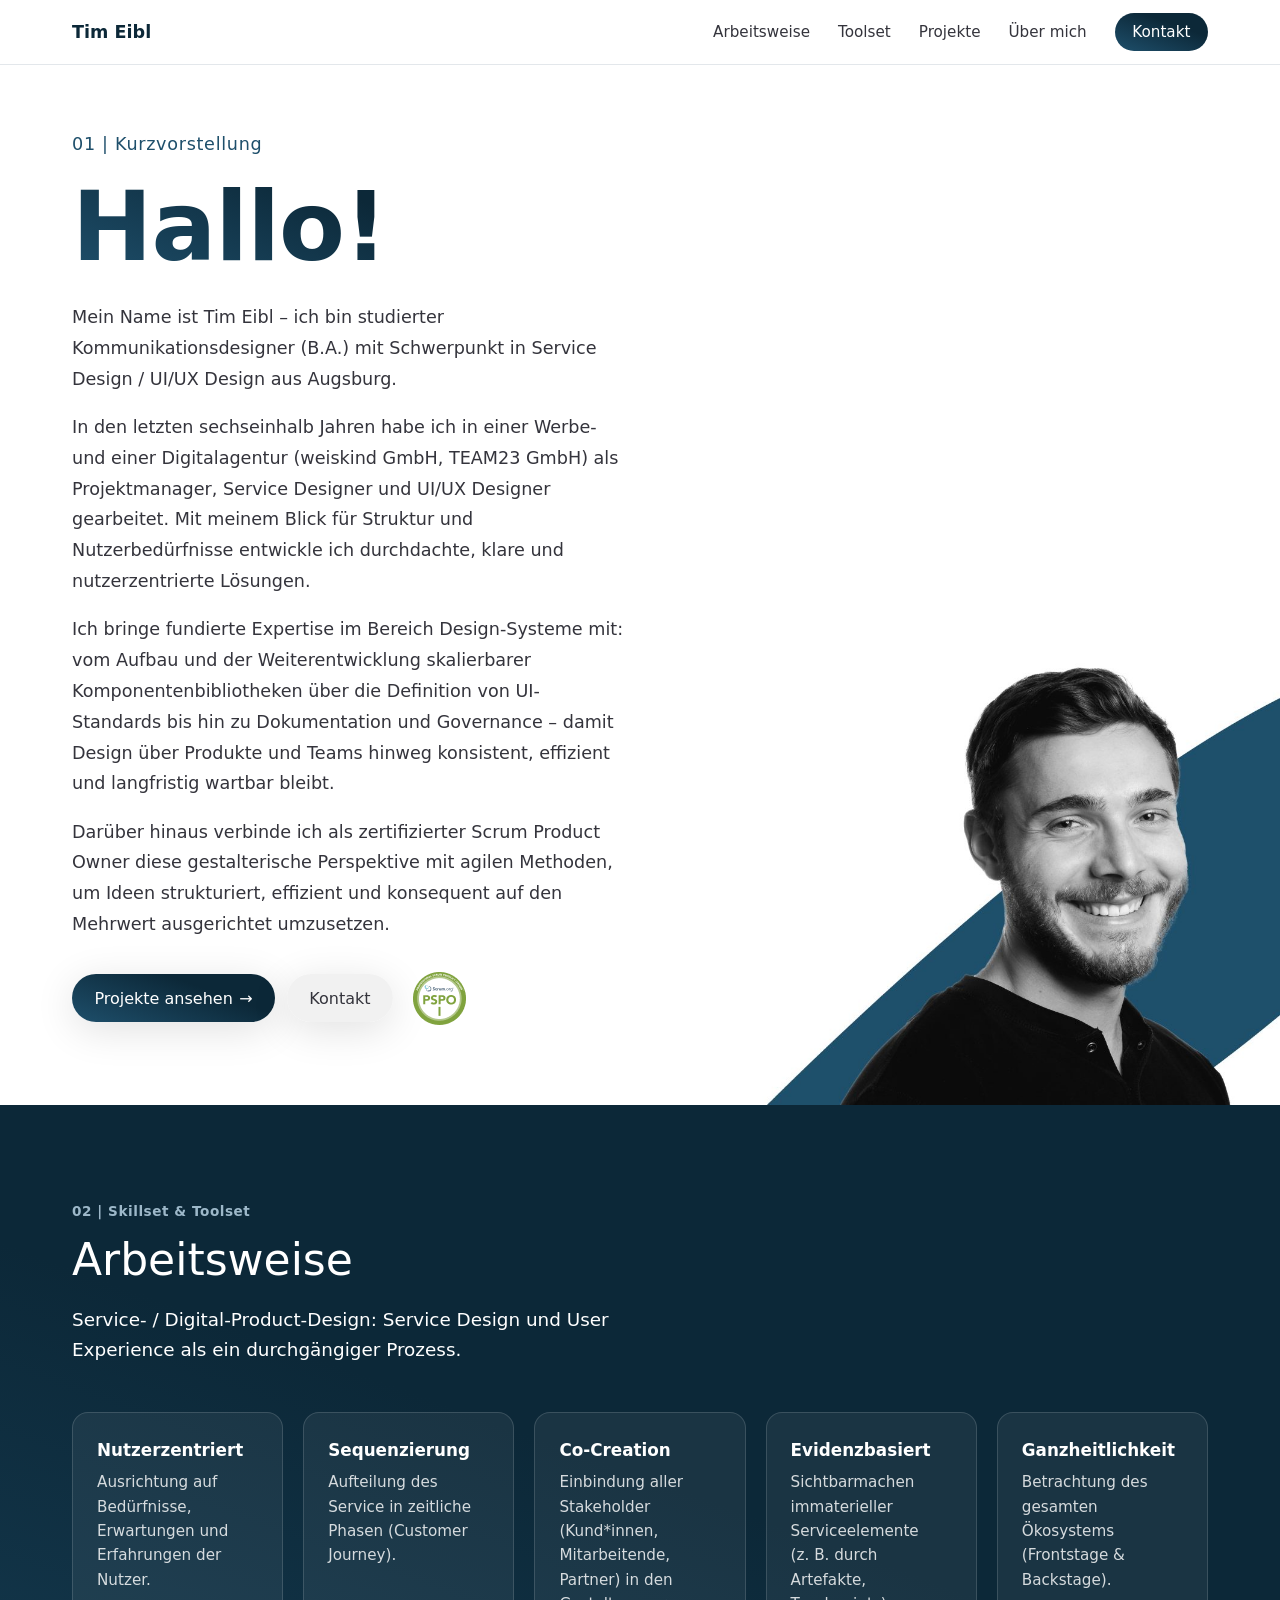
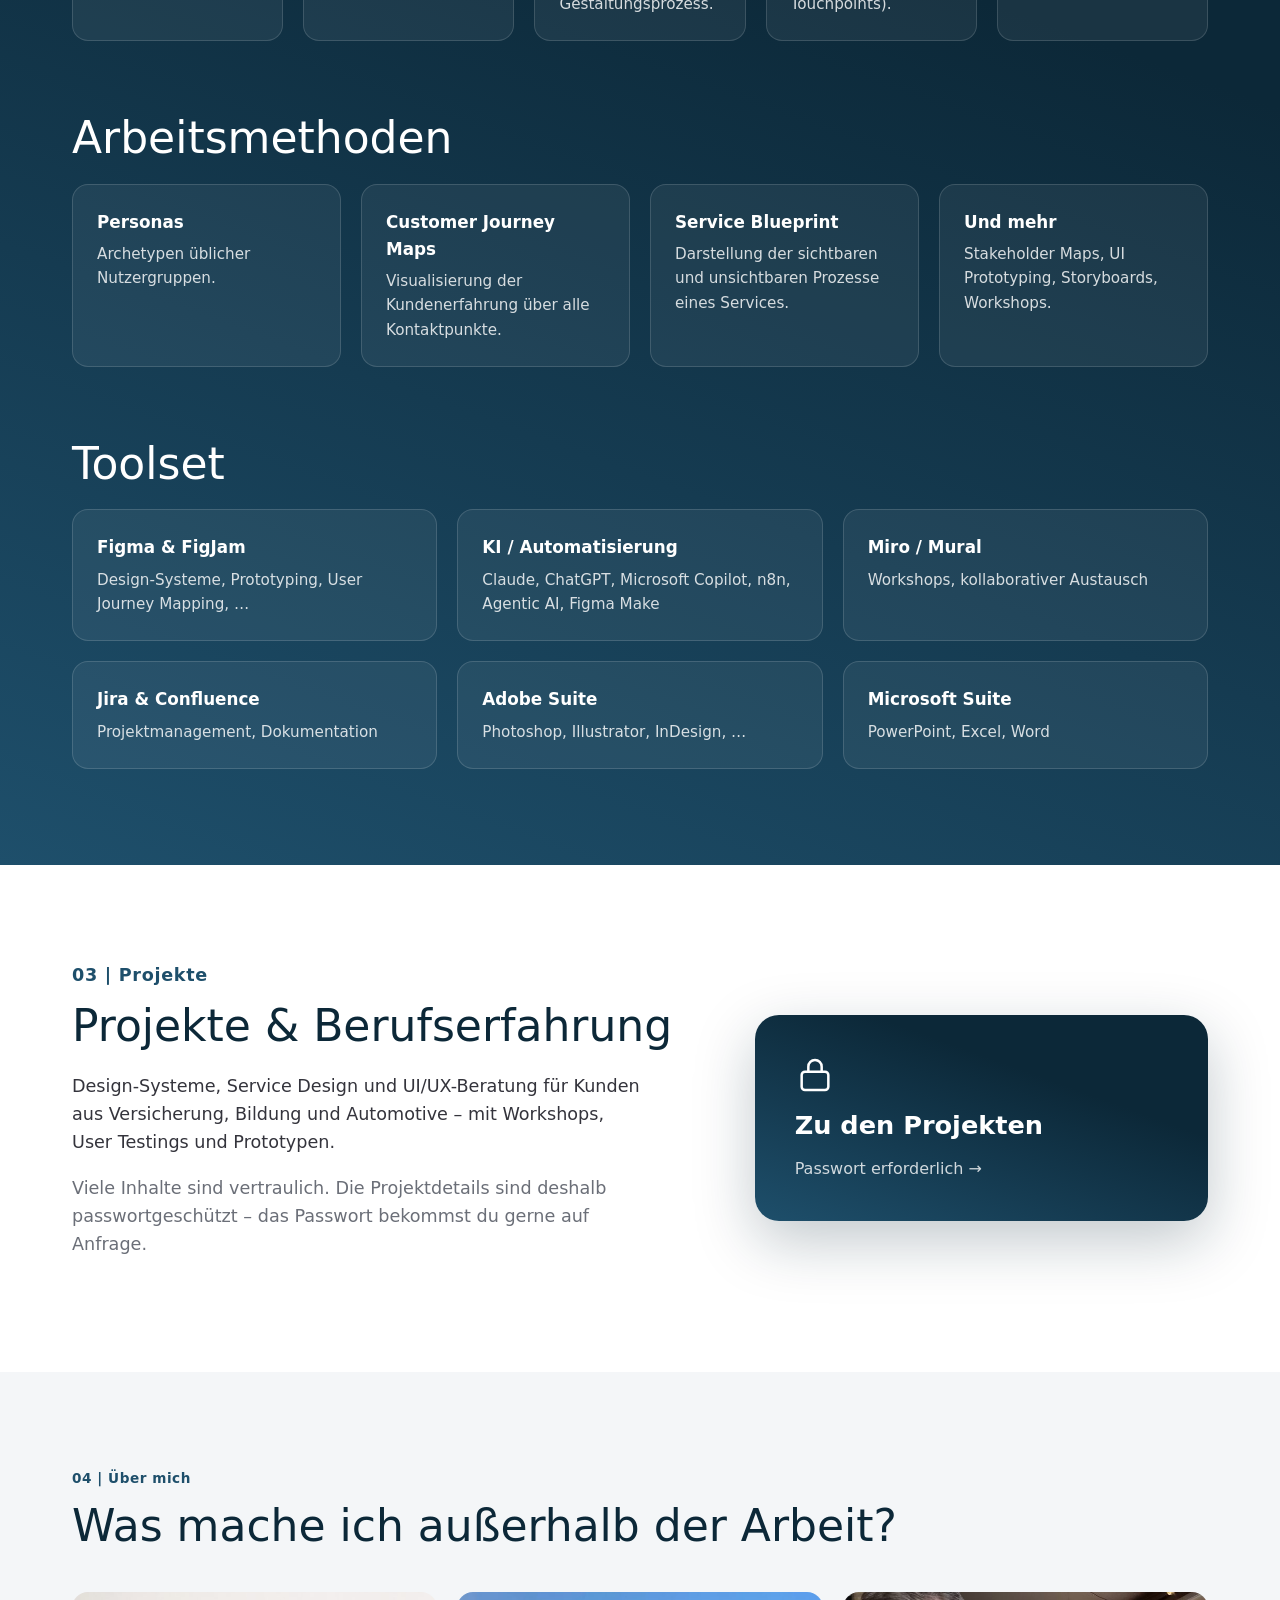
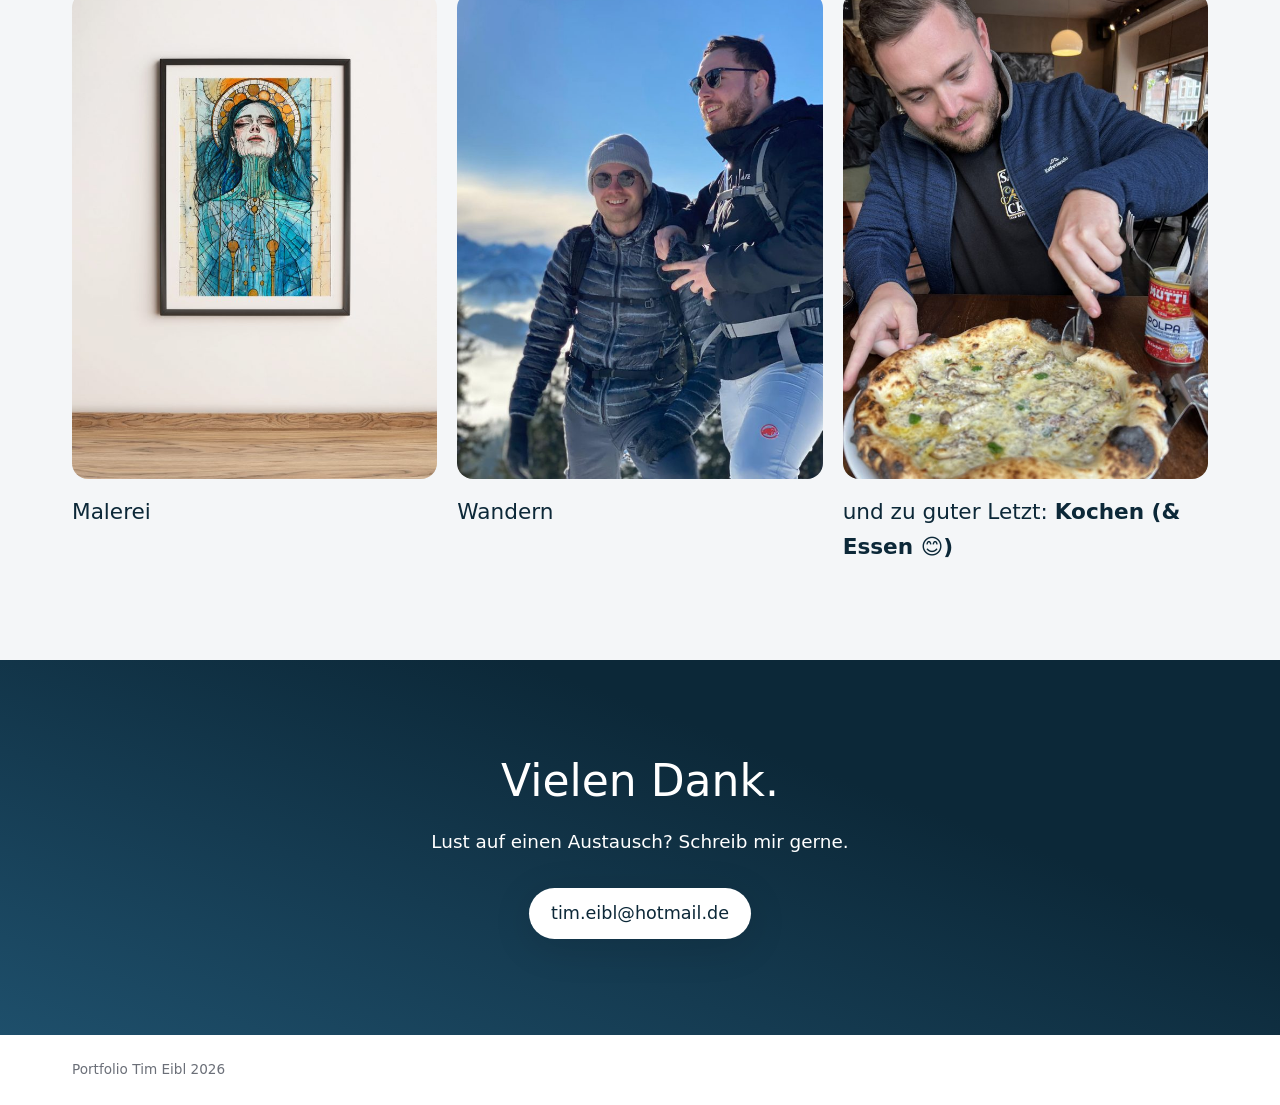
<file: index.html>
<!DOCTYPE html>
<html lang="de">
<head>
  <meta charset="UTF-8">
  <meta name="viewport" content="width=device-width, initial-scale=1.0">
  <title>Tim Eibl – Service Design & UI/UX Design</title>
  <meta name="description" content="Portfolio von Tim Eibl, Kommunikationsdesigner (B.A.) mit Schwerpunkt Service Design und UI/UX Design aus Augsburg.">
  <link rel="stylesheet" href="style.css">
</head>
<body>
  <header class="site-header">
    <div class="wrap header-inner">
      <a class="logo" href="#top">Tim Eibl</a>
      <nav aria-label="Hauptnavigation">
        <a href="#arbeitsweise">Arbeitsweise</a>
        <a href="#toolset">Toolset</a>
        <a href="projekte.html">Projekte</a>
        <a href="#ueber-mich">Über mich</a>
        <a class="nav-cta" href="#kontakt">Kontakt</a>
      </nav>
    </div>
  </header>

  <main id="top">
    <!-- 01 | Kurzvorstellung -->
    <section class="hero">
      <div class="wrap hero-grid">
        <div class="hero-text">
          <p class="eyebrow">01 | Kurzvorstellung</p>
          <h1 class="gradient-text">Hallo!</h1>
          <p>Mein Name ist Tim Eibl – ich bin studierter Kommunikationsdesigner (B.A.) mit Schwerpunkt in Service Design / UI/UX Design aus Augsburg.</p>
          <p>In den letzten sechseinhalb Jahren habe ich in einer Werbe- und einer Digitalagentur (weiskind GmbH, TEAM23 GmbH) als Projektmanager, Service Designer und UI/UX Designer gearbeitet. Mit meinem Blick für Struktur und Nutzerbedürfnisse entwickle ich durchdachte, klare und nutzerzentrierte Lösungen.</p>
          <p>Ich bringe fundierte Expertise im Bereich Design-Systeme mit: vom Aufbau und der Weiterentwicklung skalierbarer Komponentenbibliotheken über die Definition von UI-Standards bis hin zu Dokumentation und Governance – damit Design über Produkte und Teams hinweg konsistent, effizient und langfristig wartbar bleibt.</p>
          <p>Darüber hinaus verbinde ich als zertifizierter Scrum Product Owner diese gestalterische Perspektive mit agilen Methoden, um Ideen strukturiert, effizient und konsequent auf den Mehrwert ausgerichtet umzusetzen.</p>
          <div class="hero-actions">
            <a class="btn btn-dark" href="projekte.html">Projekte ansehen <span aria-hidden="true">→</span></a>
            <a class="btn btn-glass" href="#kontakt">Kontakt</a>
            <img class="badge" src="img/pspo.png" width="53" height="53" alt="Zertifikat Professional Scrum Product Owner I">
          </div>
        </div>
        <div class="hero-image">
          <img src="img/portrait.jpg" width="1036" height="734" alt="Porträt von Tim Eibl">
        </div>
      </div>
    </section>

    <!-- 02 | Skillset & Toolset -->
    <section id="arbeitsweise" class="dark">
      <div class="wrap">
        <p class="eyebrow light">02 | Skillset &amp; Toolset</p>
        <h2>Arbeitsweise</h2>
        <p class="section-lead">Service- / Digital-Product-Design: Service Design und User Experience als ein durchgängiger Prozess.</p>
        <div class="grid grid-5">
          <article class="tile">
            <h3>Nutzerzentriert</h3>
            <p>Ausrichtung auf Bedürfnisse, Erwartungen und Erfahrungen der Nutzer.</p>
          </article>
          <article class="tile">
            <h3>Sequenzierung</h3>
            <p>Aufteilung des Service in zeitliche Phasen (Customer Journey).</p>
          </article>
          <article class="tile">
            <h3>Co-Creation</h3>
            <p>Einbindung aller Stakeholder (Kund*innen, Mitarbeitende, Partner) in den Gestaltungsprozess.</p>
          </article>
          <article class="tile">
            <h3>Evidenzbasiert</h3>
            <p>Sichtbarmachen immaterieller Serviceelemente (z.&nbsp;B. durch Artefakte, Touchpoints).</p>
          </article>
          <article class="tile">
            <h3>Ganzheitlichkeit</h3>
            <p>Betrachtung des gesamten Ökosystems (Frontstage &amp; Backstage).</p>
          </article>
        </div>

        <h2 class="sub">Arbeitsmethoden</h2>
        <div class="grid grid-4">
          <article class="tile">
            <h3>Personas</h3>
            <p>Archetypen üblicher Nutzergruppen.</p>
          </article>
          <article class="tile">
            <h3>Customer Journey Maps</h3>
            <p>Visualisierung der Kundenerfahrung über alle Kontaktpunkte.</p>
          </article>
          <article class="tile">
            <h3>Service Blueprint</h3>
            <p>Darstellung der sichtbaren und unsichtbaren Prozesse eines Services.</p>
          </article>
          <article class="tile">
            <h3>Und mehr</h3>
            <p>Stakeholder Maps, UI Prototyping, Storyboards, Workshops.</p>
          </article>
        </div>

        <h2 id="toolset" class="sub">Toolset</h2>
        <div class="grid grid-3">
          <article class="tile">
            <h3>Figma &amp; FigJam</h3>
            <p>Design-Systeme, Prototyping, User Journey Mapping, …</p>
          </article>
          <article class="tile">
            <h3>KI / Automatisierung</h3>
            <p>Claude, ChatGPT, Microsoft Copilot, n8n, Agentic AI, Figma Make</p>
          </article>
          <article class="tile">
            <h3>Miro / Mural</h3>
            <p>Workshops, kollaborativer Austausch</p>
          </article>
          <article class="tile">
            <h3>Jira &amp; Confluence</h3>
            <p>Projektmanagement, Dokumentation</p>
          </article>
          <article class="tile">
            <h3>Adobe Suite</h3>
            <p>Photoshop, Illustrator, InDesign, …</p>
          </article>
          <article class="tile">
            <h3>Microsoft Suite</h3>
            <p>PowerPoint, Excel, Word</p>
          </article>
        </div>
      </div>
    </section>

    <!-- 03 | Projekte (Teaser, Details passwortgeschützt) -->
    <section id="projekte">
      <div class="wrap projects-teaser">
        <div>
          <p class="eyebrow">03 | Projekte</p>
          <h2>Projekte &amp; Berufserfahrung</h2>
          <p>Design-Systeme, Service Design und UI/UX-Beratung für Kunden aus Versicherung, Bildung und Automotive – mit Workshops, User Testings und Prototypen.</p>
          <p class="muted">Viele Inhalte sind vertraulich. Die Projektdetails sind deshalb passwortgeschützt – das Passwort bekommst du gerne auf Anfrage.</p>
        </div>
        <a class="lock-card" href="projekte.html">
          <svg width="40" height="40" viewBox="0 0 24 24" fill="none" stroke="currentColor" stroke-width="1.5" stroke-linecap="round" stroke-linejoin="round" aria-hidden="true"><rect x="4" y="10" width="16" height="11" rx="2"/><path d="M8 10V7a4 4 0 0 1 8 0v3"/></svg>
          <span class="lock-title">Zu den Projekten</span>
          <span class="lock-sub">Passwort erforderlich <span aria-hidden="true">→</span></span>
        </a>
      </div>
    </section>

    <!-- 04 | Über mich -->
    <section id="ueber-mich" class="soft">
      <div class="wrap">
        <p class="eyebrow">04 | Über mich</p>
        <h2>Was mache ich außerhalb der Arbeit?</h2>
        <div class="grid grid-3 hobbies">
          <figure class="hobby">
            <img src="img/malerei.jpg" width="700" height="993" alt="Ein eigenes Gemälde im Rahmen an der Wand" loading="lazy">
            <figcaption>Malerei</figcaption>
          </figure>
          <figure class="hobby">
            <img src="img/wandern.jpg" width="700" height="904" alt="Tim beim Wandern in den Bergen im Winter" loading="lazy">
            <figcaption>Wandern</figcaption>
          </figure>
          <figure class="hobby">
            <img src="img/kochen.jpg" width="700" height="904" alt="Tim mit einer Pizza im Restaurant" loading="lazy">
            <figcaption>und zu guter Letzt: <strong>Kochen (&amp; Essen 😊)</strong></figcaption>
          </figure>
        </div>
      </div>
    </section>

    <!-- Kontakt -->
    <section id="kontakt" class="dark contact">
      <div class="wrap">
        <h2>Vielen Dank.</h2>
        <p class="section-lead">Lust auf einen Austausch? Schreib mir gerne.</p>
        <a class="btn btn-light" href="mailto:tim.eibl@hotmail.de">tim.eibl@hotmail.de</a>
      </div>
    </section>
  </main>

  <footer class="site-footer">
    <div class="wrap">
      <p>Portfolio Tim Eibl <span id="jahr">2026</span></p>
    </div>
  </footer>

  <script>
    document.getElementById("jahr").textContent = new Date().getFullYear();
  </script>
</body>
</html>
</file>
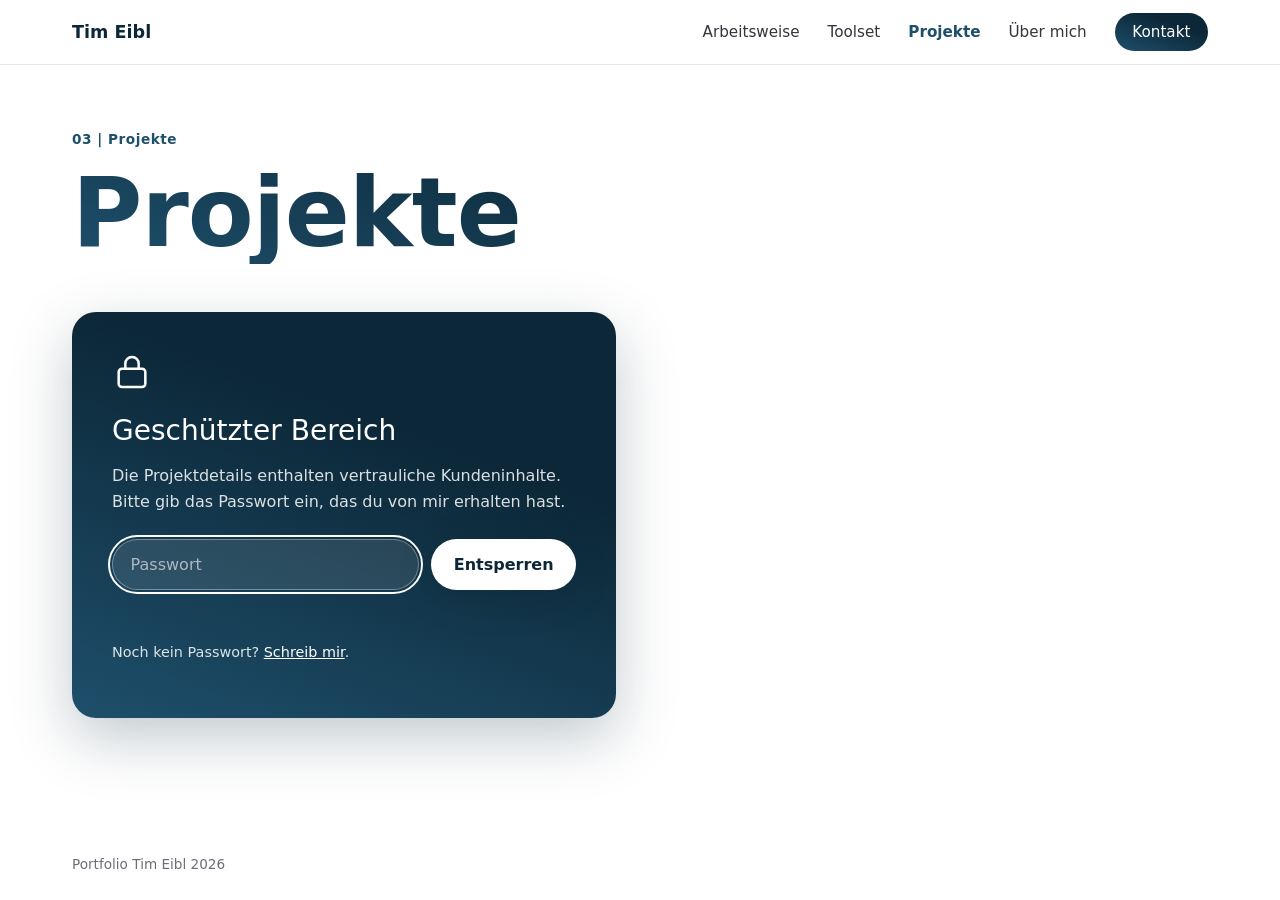
<file: projekte.html>
<!DOCTYPE html>
<html lang="de">
<head>
  <meta charset="UTF-8">
  <meta name="viewport" content="width=device-width, initial-scale=1.0">
  <title>Projekte – Tim Eibl</title>
  <meta name="robots" content="noindex">
  <link rel="stylesheet" href="style.css">
</head>
<body>
  <header class="site-header">
    <div class="wrap header-inner">
      <a class="logo" href="index.html">Tim Eibl</a>
      <nav aria-label="Hauptnavigation">
        <a href="index.html#arbeitsweise">Arbeitsweise</a>
        <a href="index.html#toolset">Toolset</a>
        <a href="projekte.html" aria-current="page">Projekte</a>
        <a href="index.html#ueber-mich">Über mich</a>
        <a class="nav-cta" href="index.html#kontakt">Kontakt</a>
      </nav>
    </div>
  </header>

  <main>
    <section class="page-intro">
      <div class="wrap">
        <p class="eyebrow">03 | Projekte</p>
        <h1 class="gradient-text page-title">Projekte</h1>
      </div>
    </section>

    <!-- Passwortabfrage -->
    <section id="gate" class="gate">
      <div class="wrap">
        <form id="unlock" class="gate-card" autocomplete="off">
          <svg width="40" height="40" viewBox="0 0 24 24" fill="none" stroke="currentColor" stroke-width="1.5" stroke-linecap="round" stroke-linejoin="round" aria-hidden="true"><rect x="4" y="10" width="16" height="11" rx="2"/><path d="M8 10V7a4 4 0 0 1 8 0v3"/></svg>
          <h2>Geschützter Bereich</h2>
          <p>Die Projektdetails enthalten vertrauliche Kundeninhalte. Bitte gib das Passwort ein, das du von mir erhalten hast.</p>
          <label for="pw" class="visually-hidden">Passwort</label>
          <div class="gate-row">
            <input id="pw" type="password" placeholder="Passwort" required autofocus>
            <button type="submit" class="btn btn-dark">Entsperren</button>
          </div>
          <p id="msg" class="gate-msg" role="alert"></p>
          <p class="muted small">Noch kein Passwort? <a href="mailto:tim.eibl@hotmail.de?subject=Passwort%20f%C3%BCr%20dein%20Portfolio">Schreib mir</a>.</p>
        </form>
      </div>
    </section>

    <!-- Hier erscheinen die entschlüsselten Inhalte -->
    <section id="content" class="projects" hidden>
      <div class="wrap" id="content-inner"></div>
    </section>
  </main>

  <footer class="site-footer">
    <div class="wrap"><p>Portfolio Tim Eibl <span id="jahr">2026</span></p></div>
  </footer>

  <script>
    document.getElementById("jahr").textContent = new Date().getFullYear();

    // Die Inhalte liegen nur verschlüsselt im Repository (projekte.enc.json).
    // Entschlüsselung im Browser: PBKDF2-SHA256 + AES-256-GCM (Web Crypto API).
    const b64 = (s) => Uint8Array.from(atob(s), (c) => c.charCodeAt(0));

    async function decrypt(password) {
      const res = await fetch("projekte.enc.json", { cache: "no-cache" });
      const d = await res.json();
      const base = await crypto.subtle.importKey("raw", new TextEncoder().encode(password), "PBKDF2", false, ["deriveKey"]);
      const key = await crypto.subtle.deriveKey(
        { name: "PBKDF2", salt: b64(d.salt), iterations: d.iter, hash: "SHA-256" },
        base, { name: "AES-GCM", length: 256 }, false, ["decrypt"]
      );
      const plain = await crypto.subtle.decrypt({ name: "AES-GCM", iv: b64(d.iv) }, key, b64(d.ct));
      return new TextDecoder().decode(plain);
    }

    function show(html) {
      document.getElementById("content-inner").innerHTML = html;
      document.getElementById("gate").hidden = true;
      document.getElementById("content").hidden = false;
      if (location.hash) {
        const el = document.querySelector(location.hash);
        if (el) el.scrollIntoView();
      }
    }

    async function tryUnlock(password, remember) {
      const msg = document.getElementById("msg");
      msg.textContent = "Wird entschlüsselt …";
      try {
        show(await decrypt(password));
        msg.textContent = "";
        if (remember) { try { sessionStorage.setItem("pw", password); } catch (e) {} }
        return true;
      } catch (e) {
        msg.textContent = "Das Passwort stimmt leider nicht.";
        try { sessionStorage.removeItem("pw"); } catch (e2) {}
        return false;
      }
    }

    document.getElementById("unlock").addEventListener("submit", (e) => {
      e.preventDefault();
      tryUnlock(document.getElementById("pw").value, true);
    });

    // Innerhalb derselben Browser-Sitzung muss das Passwort nicht erneut eingegeben werden.
    try {
      const saved = sessionStorage.getItem("pw");
      if (saved) tryUnlock(saved, false);
    } catch (e) {}
  </script>
</body>
</html>
</file>
<file: style.css>
/* Farben und Grundwerte aus dem Figma-Portfolio (TE_Colors) */
:root {
  --navy-900: #0c2838;
  --navy-700: #153b51;
  --navy-500: #1e4f6b;
  --text: #34343c;
  --muted: #6b6f78;
  --white: #ffffff;
  --soft: #f4f6f8;
  --border: #e3e7eb;
  --gradient: linear-gradient(200deg, var(--navy-900) 33%, var(--navy-700) 66%, var(--navy-500) 100%);
  --max: 1200px;
  --radius: 16px;
}

* { box-sizing: border-box; }
html { scroll-behavior: smooth; }

body {
  margin: 0;
  font-family: Inter, system-ui, -apple-system, "Segoe UI", Roboto, sans-serif;
  font-weight: 400;
  line-height: 1.6;
  color: var(--text);
  background: var(--white);
  -webkit-font-smoothing: antialiased;
}

img { max-width: 100%; height: auto; display: block; }
a { color: inherit; }

.wrap {
  max-width: var(--max);
  margin: 0 auto;
  padding: 0 2rem;
}

section { padding: 6rem 0; scroll-margin-top: 4rem; }
h2[id] { scroll-margin-top: 5rem; }
body { overflow-x: hidden; }

h1, h2, h3 { color: var(--navy-900); margin: 0; }
h1 { font-size: clamp(3.5rem, 9vw, 6rem); line-height: 1.05; font-weight: 700; letter-spacing: -0.01em; margin-bottom: 1.5rem; }
h2 { font-size: clamp(2rem, 4vw, 2.75rem); font-weight: 500; line-height: 1.15; margin-bottom: 1.25rem; }
h2.sub { margin-top: 4.5rem; }
h3 { font-size: 1.05rem; font-weight: 700; margin-bottom: 0.4rem; }

.gradient-text {
  background: linear-gradient(202deg, var(--navy-900) 40%, var(--navy-500) 100%);
  -webkit-background-clip: text;
  background-clip: text;
  color: transparent;
}

.eyebrow {
  font-size: 0.85rem;
  font-weight: 600;
  letter-spacing: 0.04em;
  color: var(--navy-500);
  margin: 0 0 0.75rem;
}
.eyebrow.light { color: #9db8c9; }
.muted { color: var(--muted); }
.section-lead { font-size: 1.15rem; max-width: 40rem; margin: 0 0 3rem; }

/* Kopfzeile */
.site-header {
  position: sticky;
  top: 0;
  z-index: 10;
  background: rgba(255, 255, 255, 0.85);
  backdrop-filter: blur(12px);
  -webkit-backdrop-filter: blur(12px);
  border-bottom: 1px solid var(--border);
}
.header-inner {
  display: flex;
  justify-content: space-between;
  align-items: center;
  height: 4rem;
}
.logo { font-weight: 700; font-size: 1.1rem; color: var(--navy-900); text-decoration: none; }
nav { display: flex; align-items: center; gap: 1.75rem; }
nav a { text-decoration: none; font-weight: 500; font-size: 0.95rem; color: var(--text); }
nav a:hover { color: var(--navy-500); }
nav .nav-cta {
  background: var(--gradient);
  color: var(--white);
  padding: 0.45rem 1.1rem;
  border-radius: 999px;
}
nav .nav-cta:hover { color: var(--white); opacity: 0.9; }

/* Buttons im „Liquid Glass“-Stil der Folien */
.btn {
  display: inline-flex;
  align-items: center;
  gap: 0.4rem;
  padding: 0.7rem 1.4rem;
  border-radius: 999px;
  font-weight: 500;
  text-decoration: none;
  box-shadow: 0 8px 40px rgba(0, 0, 0, 0.12);
  transition: transform 0.15s ease, opacity 0.15s ease;
}
.btn:hover { transform: translateY(-1px); }
.btn-dark { background: var(--gradient); color: var(--white); }
.btn-glass { background: rgba(240, 240, 240, 0.9); color: var(--text); }
.btn-light { background: var(--white); color: var(--navy-900); font-size: 1.1rem; }

/* Hero */
.hero { padding: 4rem 0 0; overflow: hidden; }
.hero-grid {
  display: grid;
  grid-template-columns: 1fr 1fr;
  gap: 2rem;
  align-items: end;
}
.hero-text { padding-bottom: 5rem; }
.hero-text p { font-size: 1.1rem; font-weight: 500; line-height: 1.75; margin: 0 0 1.1rem; }
.hero-actions { display: flex; align-items: center; flex-wrap: wrap; gap: 0.75rem; margin-top: 2rem; }
.badge { margin-left: 0.5rem; }
.hero-image img {
  /* Bild läuft wie auf der Folie bis an den rechten Fensterrand */
  width: calc(100% + (100vw - min(100vw, var(--max))) / 2 + 2rem);
  max-width: none;
}

/* Dunkle Abschnitte */
.dark { background: var(--gradient); color: var(--white); }
.dark h2, .dark h3 { color: var(--white); }
.dark .tile {
  background: rgba(255, 255, 255, 0.06);
  border: 1px solid rgba(255, 255, 255, 0.14);
}
.dark .tile p { color: rgba(255, 255, 255, 0.82); }

.grid { display: grid; gap: 1.25rem; }
.grid-5 { grid-template-columns: repeat(5, 1fr); }
.grid-4 { grid-template-columns: repeat(4, 1fr); }
.grid-3 { grid-template-columns: repeat(3, 1fr); }

.tile { border-radius: var(--radius); padding: 1.5rem; }
.tile p { margin: 0; font-size: 0.95rem; }

/* Projekte-Teaser */
.projects-teaser {
  display: grid;
  grid-template-columns: 1.4fr 1fr;
  gap: 3rem;
  align-items: center;
}
.projects-teaser p { font-size: 1.1rem; max-width: 36rem; }
.lock-card {
  display: flex;
  flex-direction: column;
  align-items: flex-start;
  gap: 0.6rem;
  padding: 2.5rem;
  border-radius: 24px;
  background: var(--gradient);
  color: var(--white);
  text-decoration: none;
  box-shadow: 0 20px 60px rgba(12, 40, 56, 0.25);
  transition: transform 0.2s ease;
}
.lock-card:hover { transform: translateY(-3px); }
.lock-title { font-size: 1.6rem; font-weight: 600; }
.lock-sub { color: rgba(255, 255, 255, 0.8); }

/* Über mich */
.soft { background: var(--soft); }
.hobbies { margin-top: 2.5rem; }
.hobby { margin: 0; }
.hobby img {
  width: 100%;
  aspect-ratio: 3 / 4;
  object-fit: cover;
  border-radius: var(--radius);
}
.hobby figcaption { margin-top: 1rem; font-size: 1.35rem; font-weight: 300; color: var(--navy-900); }
.hobby figcaption strong { font-weight: 700; }

/* Kontakt */
.contact { text-align: center; }
.contact .section-lead { margin: 0 auto 2rem; }

/* Fußzeile */
.site-footer { padding: 1.5rem 0; font-size: 0.85rem; color: var(--muted); }
.site-footer p { margin: 0; }

/* ---------- Projektseite ---------- */
.small { font-size: 0.9rem; }
.visually-hidden { position: absolute; width: 1px; height: 1px; overflow: hidden; clip: rect(0 0 0 0); white-space: nowrap; }
.page-intro { padding: 4rem 0 0; }
.page-title { margin-bottom: 0; }
nav a[aria-current="page"] { color: var(--navy-500); font-weight: 700; }

.gate { padding: 3rem 0 7rem; }
.gate-card {
  max-width: 34rem;
  padding: 2.5rem;
  border-radius: 24px;
  background: var(--gradient);
  color: var(--white);
  box-shadow: 0 20px 60px rgba(12, 40, 56, 0.25);
}
.gate-card h2 { color: var(--white); margin: 1rem 0 0.5rem; font-size: 1.75rem; }
.gate-card p { color: rgba(255, 255, 255, 0.85); }
.gate-card a { color: var(--white); }
.gate-row { display: flex; gap: 0.75rem; margin-top: 1.5rem; flex-wrap: wrap; }
.gate-row input {
  flex: 1 1 14rem;
  padding: 0.75rem 1.1rem;
  border-radius: 999px;
  border: 1px solid rgba(255, 255, 255, 0.35);
  background: rgba(255, 255, 255, 0.1);
  color: var(--white);
  font: inherit;
}
.gate-row input::placeholder { color: rgba(255, 255, 255, 0.6); }
.gate-row input:focus { outline: 2px solid var(--white); outline-offset: 2px; }
.gate-row .btn { border: 0; cursor: pointer; font: inherit; font-weight: 600; background: var(--white); color: var(--navy-900); }
.gate-msg { min-height: 1.5em; margin: 0.75rem 0 0; font-weight: 500; }

.projects { padding-top: 2rem; }
.notice {
  display: inline-block;
  font-size: 0.85rem;
  padding: 0.5rem 1rem;
  border-radius: 999px;
  background: #fff4e5;
  color: #8a4b00;
  margin-bottom: 2rem;
}
.project-nav { display: flex; flex-wrap: wrap; gap: 0.6rem; margin-bottom: 1rem; }
.project-nav a {
  text-decoration: none;
  padding: 0.45rem 1rem;
  border-radius: 999px;
  background: var(--soft);
  border: 1px solid var(--border);
  font-weight: 500;
  font-size: 0.9rem;
}
.project-nav a:hover { background: var(--border); }

.project { padding: 4.5rem 0; border-top: 1px solid var(--border); scroll-margin-top: 5rem; }
.project-nav + .project { border-top: 0; }
.project-head { margin-bottom: 2.5rem; }
.project-head h2 { margin-bottom: 0.25rem; }
.project-sub { font-size: 1.2rem; color: var(--muted); margin: 0; }
.project h3 { margin: 0 0 0.75rem; font-size: 1.1rem; }
.project h4 { margin: 0 0 0.3rem; color: var(--navy-900); }
.product-title { font-size: 1.4rem !important; margin-top: 3rem !important; }
.lead-p { font-size: 1.15rem; max-width: 50rem; }

.project-body {
  display: grid;
  grid-template-columns: 1.6fr 1fr;
  gap: 3rem;
  align-items: start;
}
.facts {
  background: var(--soft);
  border-radius: var(--radius);
  padding: 1.75rem;
}
.facts ul { margin: 0 0 1.5rem; padding-left: 1.1rem; }
.facts ul:last-child { margin-bottom: 0; }
.facts li { margin-bottom: 0.35rem; }

.gallery {
  display: grid;
  grid-template-columns: 1fr 1fr;
  gap: 2rem;
  margin-top: 3rem;
}
.gallery figure, .inline-figure { margin: 0; }
.inline-figure { margin-top: 2rem; }
.gallery img, .inline-figure img { width: 100%; max-width: 640px; }
.gallery figcaption, .inline-figure figcaption { margin-top: 0.75rem; color: var(--muted); }
.gallery figcaption strong, .inline-figure figcaption strong { color: var(--navy-900); }

.process { margin-top: 3rem; }
.process h3 { margin-top: 2rem; }
.steps { list-style: none; padding: 0; margin: 0; display: grid; grid-template-columns: repeat(3, 1fr); gap: 1rem; counter-reset: s; }
.steps li {
  counter-increment: s;
  position: relative;
  padding: 1.5rem;
  border-radius: var(--radius);
  background: var(--gradient);
  color: rgba(255, 255, 255, 0.9);
  font-size: 0.95rem;
}
.steps li::before { content: counter(s, decimal-leading-zero); display: block; font-weight: 700; color: #9db8c9; margin-bottom: 0.4rem; }
.who { display: block; font-weight: 700; color: var(--white); margin-bottom: 0.25rem; }
.chain { margin-top: 1rem; font-weight: 600; color: var(--navy-500); }

.tags { list-style: none; padding: 0; display: flex; flex-wrap: wrap; gap: 0.6rem; }
.tags li { padding: 0.5rem 1.1rem; border-radius: 999px; background: var(--gradient); color: var(--white); font-size: 0.95rem; }

.timeline { list-style: none; padding: 0; margin: 2.5rem 0 0; border-left: 2px solid var(--border); }
.timeline li { position: relative; padding: 0 0 2rem 2rem; }
.timeline li::before {
  content: "";
  position: absolute;
  left: -7px;
  top: 0.35rem;
  width: 12px;
  height: 12px;
  border-radius: 50%;
  background: var(--navy-500);
  box-shadow: 0 0 0 4px var(--white);
}
.timeline p { margin: 0; max-width: 46rem; }

/* Tablet */
@media (max-width: 960px) {
  .grid-5 { grid-template-columns: repeat(3, 1fr); }
  .grid-4 { grid-template-columns: repeat(2, 1fr); }
  .hero-grid, .projects-teaser { grid-template-columns: 1fr; }
  .hero-text { padding-bottom: 0; }
  .hero-image img { width: 100%; margin: 0; }
  .project-body, .gallery { grid-template-columns: 1fr; }
  .steps { grid-template-columns: 1fr; }
}

/* Handy */
@media (max-width: 640px) {
  section { padding: 4rem 0; }
  .wrap { padding: 0 1.25rem; }
  nav a:not(.nav-cta):not([href="projekte.html"]) { display: none; }
  nav { gap: 1rem; }
  .grid-5, .grid-4, .grid-3 { grid-template-columns: 1fr; }
  .hero-text p { font-size: 1rem; }
}
</file>
